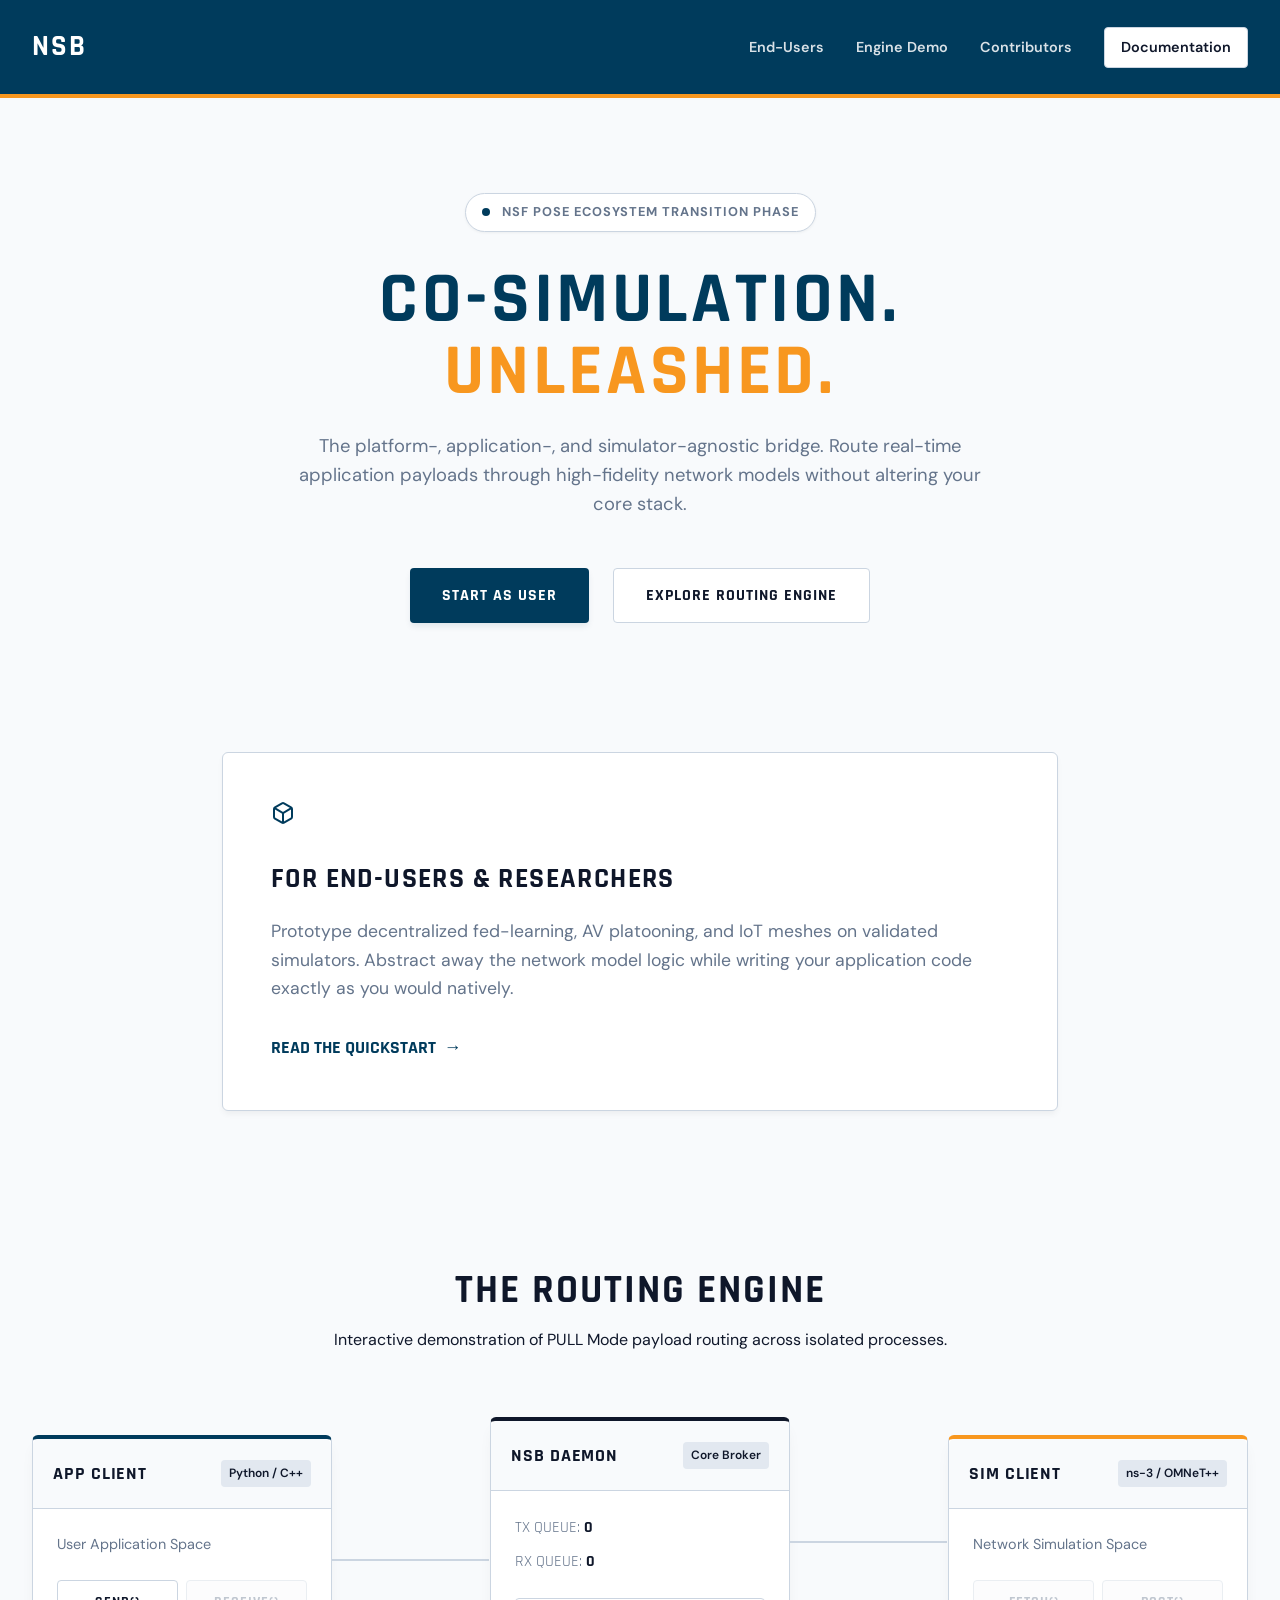
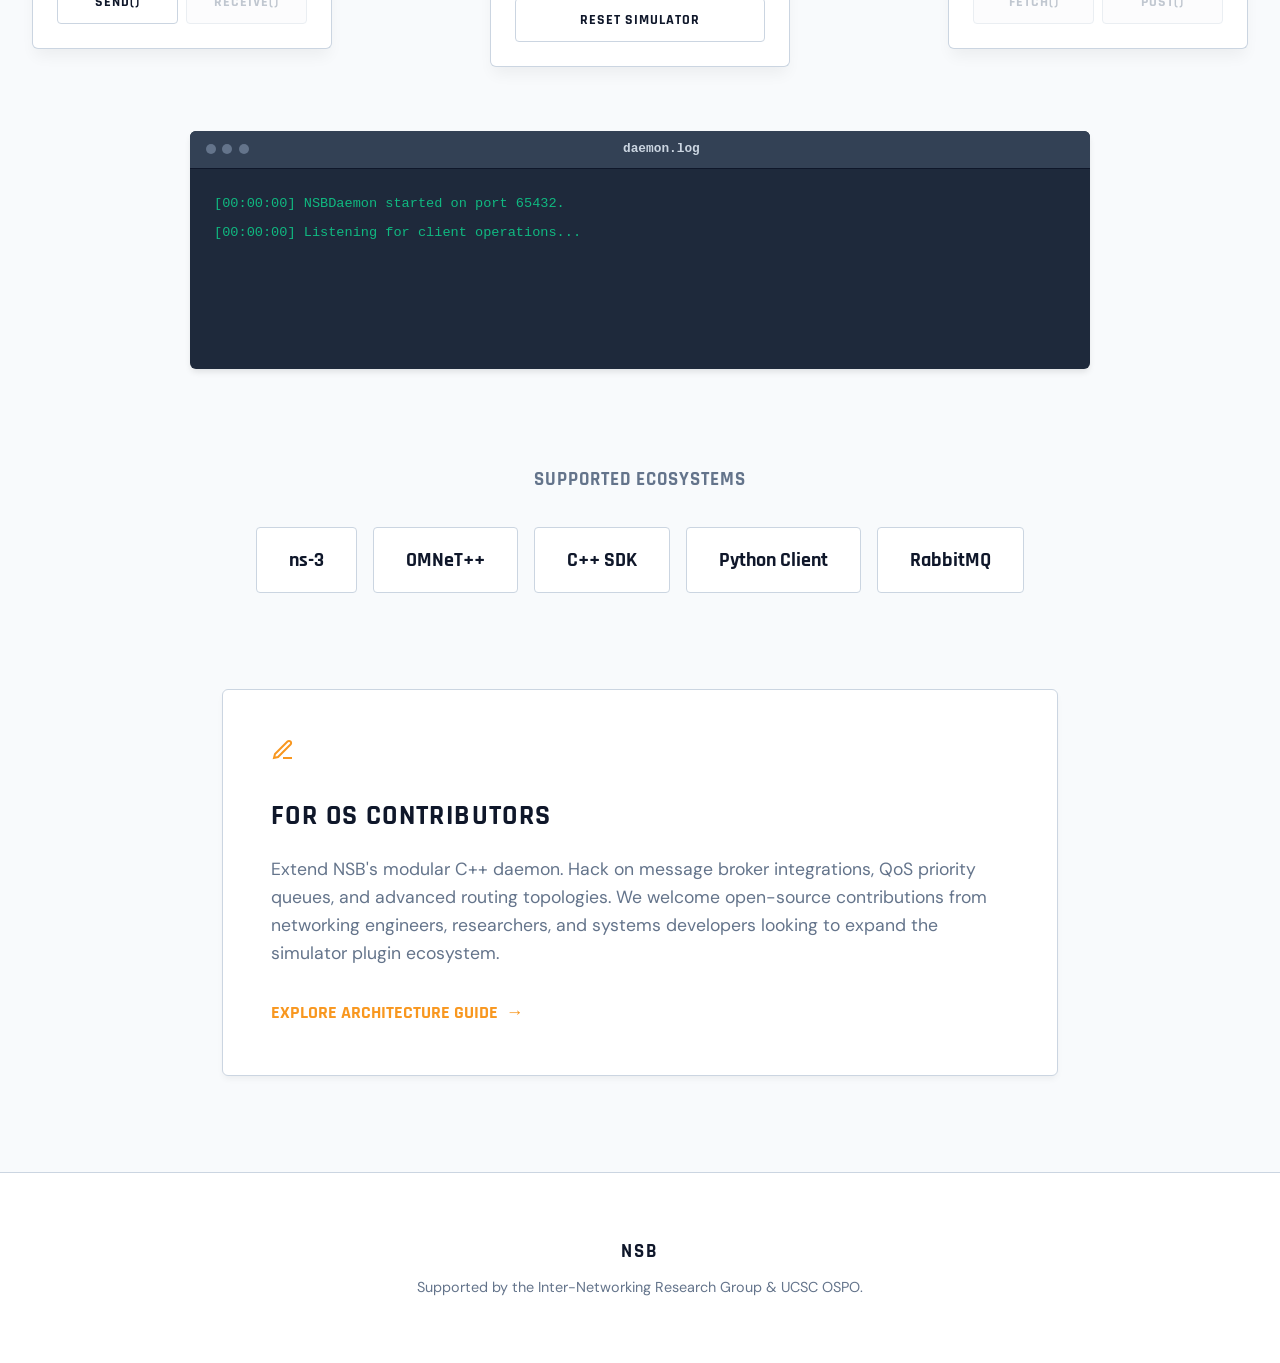
<file: nsb-prototype/index.html>
<!DOCTYPE html>
<html lang="en">

<head>
    <meta charset="UTF-8">
    <meta name="viewport" content="width=device-width, initial-scale=1.0">
    <title>NSB | Network Simulation Bridge</title>
    <link rel="stylesheet" href="style.css">
    <link rel="preconnect" href="https://fonts.googleapis.com">
    <link rel="preconnect" href="https://fonts.gstatic.com" crossorigin>
    <link
        href="https://fonts.googleapis.com/css2?family=DM+Sans:opsz,wght@9..40,400;9..40,500;9..40,700&family=Rajdhani:wght@500;600;700&display=swap"
        rel="stylesheet">
</head>

<body>

    <header class="navbar">
        <div class="nav-content">
            <div class="brand">
                <div class="brand-glitch" aria-hidden="true">NSB</div>
            </div>
            <nav class="links" aria-label="Main Navigation">
                <a href="#about" aria-label="For End Users">End-Users</a>
                <a href="#architecture" aria-label="Explore Architecture">Engine Demo</a>
                <a href="#contributor" aria-label="For OS Contributors">Contributors</a>
                <a href="docs.html" class="btn-outline" aria-label="Read Documentation">Documentation</a>
            </nav>
        </div>
    </header>

    <main>
        <section class="hero">
            <div class="hero-inner">
                <div class="badge-container">
                    <div class="status-dot"></div>
                    <span class="tech-badge">NSF POSE Ecosystem Transition Phase</span>
                </div>

                <h1 class="title">
                    <span class="text-cyan">CO-SIMULATION.</span><br>
                    <span class="text-purple">UNLEASHED.</span>
                </h1>

                <p class="subtitle">
                    The platform-, application-, and simulator-agnostic bridge. Route real-time application payloads
                    through high-fidelity network models without altering your core stack.
                </p>

                <div class="cta-group">
                    <button class="btn-primary" onclick="document.getElementById('about').scrollIntoView()">Start as
                        User</button>
                    <button class="btn-secondary"
                        onclick="document.getElementById('architecture').scrollIntoView()">Explore Routing
                        Engine</button>
                </div>
            </div>
        </section>

        <!-- Scaffolded Personas: User First -->
        <section id="about" class="personas">
            <div class="persona-card user">
                <div class="icon-wrapper">
                    <svg width="24" height="24" viewBox="0 0 24 24" fill="none" stroke="currentColor" stroke-width="2">
                        <path
                            d="M21 16V8a2 2 0 0 0-1-1.73l-7-4a2 2 0 0 0-2 0l-7 4A2 2 0 0 0 3 8v8a2 2 0 0 0 1 1.73l7 4a2 2 0 0 0 2 0l7-4A2 2 0 0 0 21 16z">
                        </path>
                        <polyline points="3.27 6.96 12 12.01 20.73 6.96"></polyline>
                        <line x1="12" y1="22.08" x2="12" y2="12"></line>
                    </svg>
                </div>
                <h3>For End-Users & Researchers</h3>
                <p>Prototype decentralized fed-learning, AV platooning, and IoT meshes on validated simulators. Abstract
                    away the network model logic while writing your application code exactly as you would natively.</p>
                <a href="docs.html" class="link-cyan">Read the Quickstart <span class="arrow">→</span></a>
            </div>
        </section>

        <!-- Interactive Architecture Section -->
        <section id="architecture" class="interactive-arch">
            <div class="section-title">
                <h2>THE ROUTING ENGINE</h2>
                <p>Interactive demonstration of PULL Mode payload routing across isolated processes.</p>
            </div>

            <div class="bridge-container">

                <!-- Client Side -->
                <div class="arch-node app-node">
                    <div class="node-header">
                        <h3>APP CLIENT</h3>
                        <span class="lang-tag">Python / C++</span>
                    </div>
                    <div class="node-body">
                        <p>User Application Space</p>
                        <div class="controls">
                            <button id="btn-send" class="act-btn cyan-btn"
                                aria-label="Simulate application send command">SEND()</button>
                            <button id="btn-receive" class="act-btn cyan-btn disabled" disabled
                                aria-label="Simulate application receive command">RECEIVE()</button>
                        </div>
                    </div>
                    <!-- Connection Line App -> Daemon -->
                    <div class="wire wire-left">
                        <div class="packet packet-app" id="packet-1"></div>
                        <div class="packet packet-app rev" id="packet-4"></div>
                    </div>
                </div>

                <!-- Daemon -->
                <div class="arch-node daemon-node">
                    <div class="node-header">
                        <h3>NSB DAEMON</h3>
                        <span class="lang-tag">Core Broker</span>
                    </div>
                    <div class="node-body">
                        <div class="queue-monitor" aria-live="polite">
                            <span>TX QUEUE: <span id="tx-count">0</span></span>
                            <span>RX QUEUE: <span id="rx-count">0</span></span>
                        </div>
                        <div class="controls" style="margin-top: 1.5rem;">
                            <button id="btn-reset" class="act-btn" aria-label="Reset Routing Animation"
                                style="width:100%">RESET SIMULATOR</button>
                        </div>
                    </div>
                    <!-- Connection Line Daemon -> Sim -->
                    <div class="wire wire-right">
                        <div class="packet packet-sim" id="packet-2"></div>
                        <div class="packet packet-sim rev" id="packet-3"></div>
                    </div>
                </div>

                <!-- Simulator Side -->
                <div class="arch-node sim-node">
                    <div class="node-header">
                        <h3>SIM CLIENT</h3>
                        <span class="lang-tag">ns-3 / OMNeT++</span>
                    </div>
                    <div class="node-body">
                        <p>Network Simulation Space</p>
                        <div class="controls">
                            <button id="btn-fetch" class="act-btn purple-btn disabled" disabled
                                aria-label="Simulate network fetch command">FETCH()</button>
                            <button id="btn-post" class="act-btn purple-btn disabled" disabled
                                aria-label="Simulate network post command">POST()</button>
                        </div>
                    </div>
                </div>

            </div>

            <div class="log-terminal" aria-hidden="true">
                <div class="term-header">
                    <div class="term-dots"><span></span><span></span><span></span></div>
                    <div class="term-title">daemon.log</div>
                </div>
                <div class="term-body" id="terminal-log">
                    <div>[00:00:00] NSBDaemon started on port 65432.</div>
                    <div>[00:00:00] Listening for client operations...</div>
                </div>
            </div>
        </section>

        <!-- Integrations Gallery -->
        <section class="integrations">
            <h2 class="integrations-title">SUPPORTED ECOSYSTEMS</h2>
            <div class="integrations-grid" role="list">
                <div class="int-tag" role="listitem">ns-3</div>
                <div class="int-tag" role="listitem">OMNeT++</div>
                <div class="int-tag" role="listitem">C++ SDK</div>
                <div class="int-tag" role="listitem">Python Client</div>
                <div class="int-tag" role="listitem">RabbitMQ</div>
            </div>
        </section>

        <!-- Scaffolded Personas: Contributor Deep Dive -->
        <section id="contributor" class="personas" style="padding-top: 2rem;">
            <div class="persona-card contributor">
                <div class="icon-wrapper-contributor">
                    <svg width="24" height="24" viewBox="0 0 24 24" fill="none" stroke="currentColor" stroke-width="2">
                        <path d="M12 20h9"></path>
                        <path d="M16.5 3.5a2.121 2.121 0 0 1 3 3L7 19l-4 1 1-4L16.5 3.5z"></path>
                    </svg>
                </div>
                <h3>For OS Contributors</h3>
                <p>Extend NSB's modular C++ daemon. Hack on message broker integrations, QoS priority queues, and
                    advanced routing topologies. We welcome open-source contributions from networking engineers,
                    researchers, and systems developers looking to expand the simulator plugin ecosystem.</p>
                <a href="#contributor" class="link-purple">Explore Architecture Guide <span class="arrow">→</span></a>
            </div>
        </section>

    </main>

    <footer>
        <div class="brand-glitch small" aria-hidden="true">NSB</div>
        <p class="muted">Supported by the Inter-Networking Research Group & UCSC OSPO.</p>
    </footer>

    <script src="script.js"></script>
</body>

</html>
</file>
<file: nsb-prototype/style.css>
:root {
    --bg-void: #f8fafc;
    --bg-surface: #ffffff;
    --border-dim: #cbd5e1;
    --text-main: #0f172a;
    --text-muted: #64748b;

    --neon-cyan: #003B5C;
    --neon-cyan-dim: rgba(0, 59, 92, 0.1);

    --neon-purple: #F8971F;
    --neon-purple-dim: rgba(248, 151, 31, 0.1);

    --font-heading: 'Rajdhani', sans-serif;
    --font-body: 'DM Sans', sans-serif;
}

/* ACCESSIBILITY & PREFERS REDUCED MOTION */
*:focus-visible {
    outline: 2px solid var(--neon-cyan);
    outline-offset: 2px;
    border-radius: 2px;
    z-index: 100;
    position: relative;
}

@media (prefers-reduced-motion: reduce) {
    * {
        animation-duration: 0.01ms !important;
        animation-iteration-count: 1 !important;
        transition-duration: 0.01ms !important;
        scroll-behavior: auto !important;
    }

    .packet {
        display: none;
    }

    .card-glow {
        display: none;
    }
}

* {
    margin: 0;
    padding: 0;
    box-sizing: border-box;
}

body {
    background-color: var(--bg-void);
    color: var(--text-main);
    font-family: var(--font-body);
    overflow-x: hidden;
    line-height: 1.6;
}

/* TYPOGRAPHY */
h1,
h2,
h3 {
    font-family: var(--font-heading);
    text-transform: uppercase;
    letter-spacing: 0.05em;
    color: #0f172a;
}

.text-cyan {
    color: var(--neon-cyan);
}

.text-purple {
    color: var(--neon-purple);
}

/* NAVBAR */
.navbar {
    position: fixed;
    top: 0;
    width: 100%;
    border-bottom: 4px solid var(--neon-purple);
    /* Gold accent line */
    background: var(--neon-cyan);
    /* Navy background */
    z-index: 40;
}

.nav-content {
    max-width: 1400px;
    margin: 0 auto;
    padding: 1.5rem 2rem;
    display: flex;
    justify-content: space-between;
    align-items: center;
}

.brand-glitch {
    font-family: var(--font-heading);
    font-size: 1.8rem;
    font-weight: 700;
    color: #ffffff;
    position: relative;
    letter-spacing: 2px;
}

.links {
    display: flex;
    gap: 2rem;
    align-items: center;
}

.links a {
    color: rgba(255, 255, 255, 0.85);
    text-decoration: none;
    font-size: 0.9rem;
    font-weight: 600;
    transition: color 0.3s;
}

.links a:hover {
    color: var(--neon-purple);
    /* hover gold */
}

.btn-outline {
    border: 1px solid var(--border-dim);
    padding: 0.5rem 1rem;
    border-radius: 4px;
    background: #fff;
    color: var(--text-main) !important;
}

.btn-outline:hover {
    border-color: var(--neon-cyan);
    background: var(--bg-void);
}

/* HERO */
.hero {
    min-height: 80vh;
    display: flex;
    align-items: center;
    justify-content: center;
    padding: 10rem 2rem 4rem;
}

.hero-inner {
    max-width: 900px;
    text-align: center;
    margin: 0 auto;
}

.badge-container {
    display: inline-flex;
    align-items: center;
    gap: 0.75rem;
    padding: 0.5rem 1rem;
    border: 1px solid var(--border-dim);
    background: var(--bg-surface);
    border-radius: 50px;
    margin-bottom: 2rem;
    box-shadow: 0 1px 3px rgba(0, 0, 0, 0.05);
}

.status-dot {
    width: 8px;
    height: 8px;
    background: var(--neon-cyan);
    border-radius: 50%;
}

.tech-badge {
    font-size: 0.8rem;
    font-weight: 700;
    letter-spacing: 1px;
    text-transform: uppercase;
    color: var(--text-muted);
}

.title {
    font-size: clamp(2.5rem, 6vw, 4.5rem);
    line-height: 1;
    margin-bottom: 1.5rem;
    color: #0f172a;
}

.subtitle {
    font-size: 1.15rem;
    color: var(--text-muted);
    max-width: 700px;
    margin: 0 auto 3rem;
}

.cta-group {
    display: flex;
    gap: 1.5rem;
    justify-content: center;
}

button {
    font-family: var(--font-heading);
    cursor: pointer;
    border: none;
    text-transform: uppercase;
    letter-spacing: 1px;
    font-weight: 700;
    font-size: 1rem;
    padding: 1rem 2rem;
    transition: all 0.3s ease;
    border-radius: 4px;
}

.btn-primary {
    background: var(--neon-cyan);
    color: #fff;
    box-shadow: 0 4px 6px -1px var(--neon-cyan-dim);
}

.btn-primary:hover {
    background: #0369a1;
    transform: translateY(-1px);
}

.btn-secondary {
    background: #fff;
    color: var(--text-main);
    border: 1px solid var(--border-dim);
}

.btn-secondary:hover {
    border-color: var(--text-muted);
    background: var(--bg-void);
}

/* INTERACTIVE ARCHITECTURE */
.interactive-arch {
    max-width: 1400px;
    margin: 0 auto;
    padding: 4rem 2rem;
}

.section-title {
    margin-bottom: 4rem;
    text-align: center;
}

.section-title h2 {
    font-size: 2.5rem;
    line-height: 1;
    margin-bottom: 1rem;
    color: #0f172a;
}

.bridge-container {
    display: flex;
    justify-content: space-between;
    align-items: center;
    position: relative;
    margin-bottom: 4rem;
}

.arch-node {
    width: 300px;
    background: var(--bg-surface);
    border: 1px solid var(--border-dim);
    box-shadow: 0 10px 15px -3px rgba(0, 0, 0, 0.05);
    position: relative;
    z-index: 10;
    border-radius: 6px;
}

.app-node {
    border-top: 4px solid var(--neon-cyan);
}

.sim-node {
    border-top: 4px solid var(--neon-purple);
}

.daemon-node {
    border-top: 4px solid var(--text-main);
}

.node-header {
    padding: 1.25rem;
    border-bottom: 1px solid var(--border-dim);
    display: flex;
    justify-content: space-between;
    align-items: center;
    background: #f8fafc;
    border-top-left-radius: 6px;
    border-top-right-radius: 6px;
}

.node-header h3 {
    font-size: 1.15rem;
    margin: 0;
}

.lang-tag {
    font-size: 0.75rem;
    background: #e2e8f0;
    padding: 0.25rem 0.5rem;
    border-radius: 4px;
    color: var(--text-main);
    font-weight: 600;
}

.node-body {
    padding: 1.5rem;
}

.node-body p {
    color: var(--text-muted);
    font-size: 0.9rem;
    margin-bottom: 1.5rem;
}

.controls {
    display: flex;
    gap: 0.5rem;
}

.act-btn {
    padding: 0.75rem 0;
    width: 50%;
    font-size: 0.85rem;
    background: #fff;
    border: 1px solid var(--border-dim);
    color: var(--text-main);
    border-radius: 4px;
}

.act-btn:not(.disabled):hover {
    background: #f1f5f9;
}

.cyan-btn:not(.disabled):hover {
    border-color: var(--neon-cyan);
    color: var(--neon-cyan);
}

.purple-btn:not(.disabled):hover {
    border-color: var(--neon-purple);
    color: var(--neon-purple);
}

.act-btn.disabled {
    opacity: 0.4;
    cursor: not-allowed;
    background: #f8fafc;
    color: var(--text-muted);
}

.queue-monitor {
    display: flex;
    flex-direction: column;
    gap: 0.5rem;
    font-family: var(--font-heading);
    font-size: 1rem;
    color: var(--text-muted);
}

.queue-monitor span span {
    color: var(--text-main);
    font-weight: 700;
}

/* WIRES AND PACKETS */
.wire {
    position: absolute;
    top: 120px;
    height: 2px;
    background: var(--border-dim);
    z-index: -1;
}

@media (min-width: 1024px) {
    .wire-left {
        width: calc((100vw - 4rem - 900px) / 2);
        max-width: 250px;
        left: 100%;
        top: 120px;
    }

    .wire-right {
        width: calc((100vw - 4rem - 900px) / 2);
        max-width: 250px;
        left: 100%;
        top: 120px;
    }
}

.packet {
    width: 10px;
    height: 10px;
    border-radius: 50%;
    position: absolute;
    top: -4px;
    opacity: 0;
}

.packet-app {
    background: var(--neon-cyan);
}

.packet-sim {
    background: var(--neon-purple);
}

@keyframes shootRight {
    0% {
        left: 0;
        opacity: 1;
    }

    90% {
        opacity: 1;
    }

    100% {
        left: 100%;
        opacity: 0;
    }
}

@keyframes shootLeft {
    0% {
        left: 100%;
        opacity: 1;
    }

    90% {
        opacity: 1;
    }

    100% {
        left: 0%;
        opacity: 0;
    }
}

.anim-right {
    animation: shootRight 0.6s ease-out forwards;
}

.anim-left {
    animation: shootLeft 0.6s ease-out forwards;
}

/* TERMINAL */
.log-terminal {
    background: #1e293b;
    border-radius: 6px;
    font-family: 'Courier New', Courier, monospace;
    overflow: hidden;
    box-shadow: 0 4px 6px -1px rgba(0, 0, 0, 0.1);
    max-width: 900px;
    margin: 0 auto;
}

.term-header {
    background: #334155;
    padding: 0.5rem 1rem;
    display: flex;
    align-items: center;
    border-bottom: 1px solid #0f172a;
}

.term-dots {
    display: flex;
    gap: 0.4rem;
}

.term-dots span {
    width: 10px;
    height: 10px;
    border-radius: 50%;
    background: #64748b;
}

.term-title {
    margin: 0 auto;
    font-size: 0.8rem;
    color: #cbd5e1;
    font-weight: 700;
}

.term-body {
    padding: 1.5rem;
    height: 200px;
    overflow-y: auto;
    font-size: 0.85rem;
    color: #10b981;
    display: flex;
    flex-direction: column;
    gap: 0.5rem;
}

/* INTEGRATION GALLERY */
.integrations {
    max-width: 1400px;
    margin: 2rem auto 4rem;
    padding: 0 2rem;
}

.integrations-title {
    text-align: center;
    font-size: 1.2rem;
    margin-bottom: 2rem;
    font-family: var(--font-heading);
    color: var(--text-muted);
}

.integrations-grid {
    display: flex;
    flex-wrap: wrap;
    justify-content: center;
    gap: 1rem;
}

.int-tag {
    padding: 1rem 2rem;
    background: #fff;
    border: 1px solid var(--border-dim);
    border-radius: 4px;
    font-weight: 700;
    font-family: var(--font-heading);
    font-size: 1.25rem;
    color: var(--text-main);
}

.int-tag:hover {
    border-color: var(--neon-cyan);
    color: var(--neon-cyan);
}

/* PERSONAS - SCAFFOLDED */
.personas {
    max-width: 900px;
    margin: 0 auto;
    padding: 2rem 2rem 6rem;
    display: flex;
    flex-direction: column;
    gap: 3rem;
}

.persona-card {
    background: var(--bg-surface);
    padding: 3rem;
    border: 1px solid var(--border-dim);
    border-radius: 6px;
    position: relative;
    transition: transform 0.2s;
    box-shadow: 0 4px 6px -1px rgba(0, 0, 0, 0.05);
}

.persona-card:hover {
    transform: translateY(-2px);
    box-shadow: 0 10px 15px -3px rgba(0, 0, 0, 0.1);
}

.icon-wrapper {
    margin-bottom: 1.5rem;
    color: var(--neon-cyan);
}

.icon-wrapper-contributor {
    margin-bottom: 1.5rem;
    color: var(--neon-purple);
}

.persona-card h3 {
    font-size: 1.75rem;
    margin-bottom: 1rem;
    color: #0f172a;
}

.persona-card p {
    color: var(--text-muted);
    margin-bottom: 2rem;
    font-size: 1.1rem;
}

.persona-card a {
    text-decoration: none;
    font-family: var(--font-heading);
    font-weight: 700;
    font-size: 1.1rem;
    text-transform: uppercase;
    display: inline-flex;
    align-items: center;
    gap: 0.5rem;
}

.link-cyan {
    color: var(--neon-cyan);
}

.link-purple {
    color: var(--neon-purple);
}

.arrow {
    transition: transform 0.3s;
}

.persona-card a:hover .arrow {
    transform: translateX(5px);
}

/* FOOTER */
footer {
    border-top: 1px solid var(--border-dim);
    padding: 4rem 2rem;
    background: #fff;
    text-align: center;
}

.brand-glitch.small {
    font-size: 1.2rem;
    margin-bottom: 0.5rem;
    color: #0f172a;
}

.muted {
    color: var(--text-muted);
    font-size: 0.9rem;
}

@media (max-width: 1024px) {
    .bridge-container {
        flex-direction: column;
        gap: 2rem;
    }

    .wire {
        display: none;
    }
}
</file>
